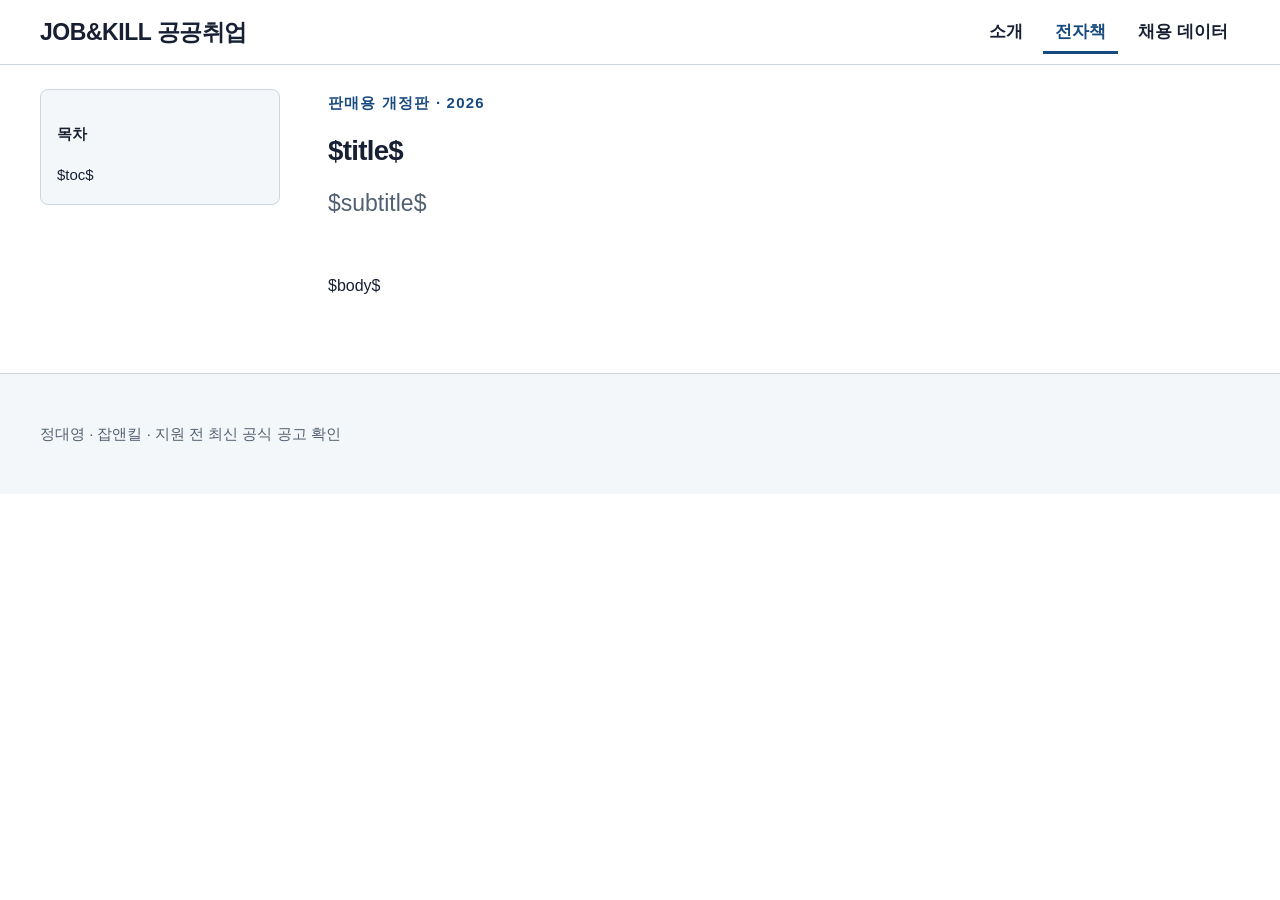
<file: docs/public-job-guide/site/book-template.html>
<!doctype html>
<html lang="$lang$">
<head>
  <meta charset="utf-8">
  <meta name="viewport" content="width=device-width, initial-scale=1">
  <title>$title$ — $subtitle$</title>
  <meta name="description" content="$description$">
  <link rel="canonical" href="https://jonandkill.github.io/Jobandkill/book.html">
  <link rel="stylesheet" href="assets/styles.css">
</head>
<body>
  <a class="skip-link" href="#book-main">본문 바로가기</a>
  <header class="site-header">
    <div class="site-header__inner">
      <a class="site-brand" href="index.html">JOB&amp;KILL 공공취업</a>
      <nav class="site-nav" aria-label="주요 메뉴">
        <ul>
          <li><a href="index.html">소개</a></li>
          <li><a aria-current="page" href="book.html">전자책</a></li>
          <li><a href="data.html">채용 데이터</a></li>
        </ul>
      </nav>
    </div>
  </header>
  <main id="book-main" class="page-shell content-layout">
    <aside class="toc" aria-label="전자책 목차">
      <p class="toc__title">목차</p>
      $toc$
    </aside>
    <article class="prose">
      <header class="chapter-header">
        <p class="eyebrow">판매용 개정판 · 2026</p>
        <h1>$title$</h1>
        <p class="lead">$subtitle$</p>
      </header>
      $body$
    </article>
  </main>
  <footer class="site-footer"><div class="site-footer__inner"><p>정대영 · 잡앤킬 · 지원 전 최신 공식 공고 확인</p></div></footer>
</body>
</html>
</file>
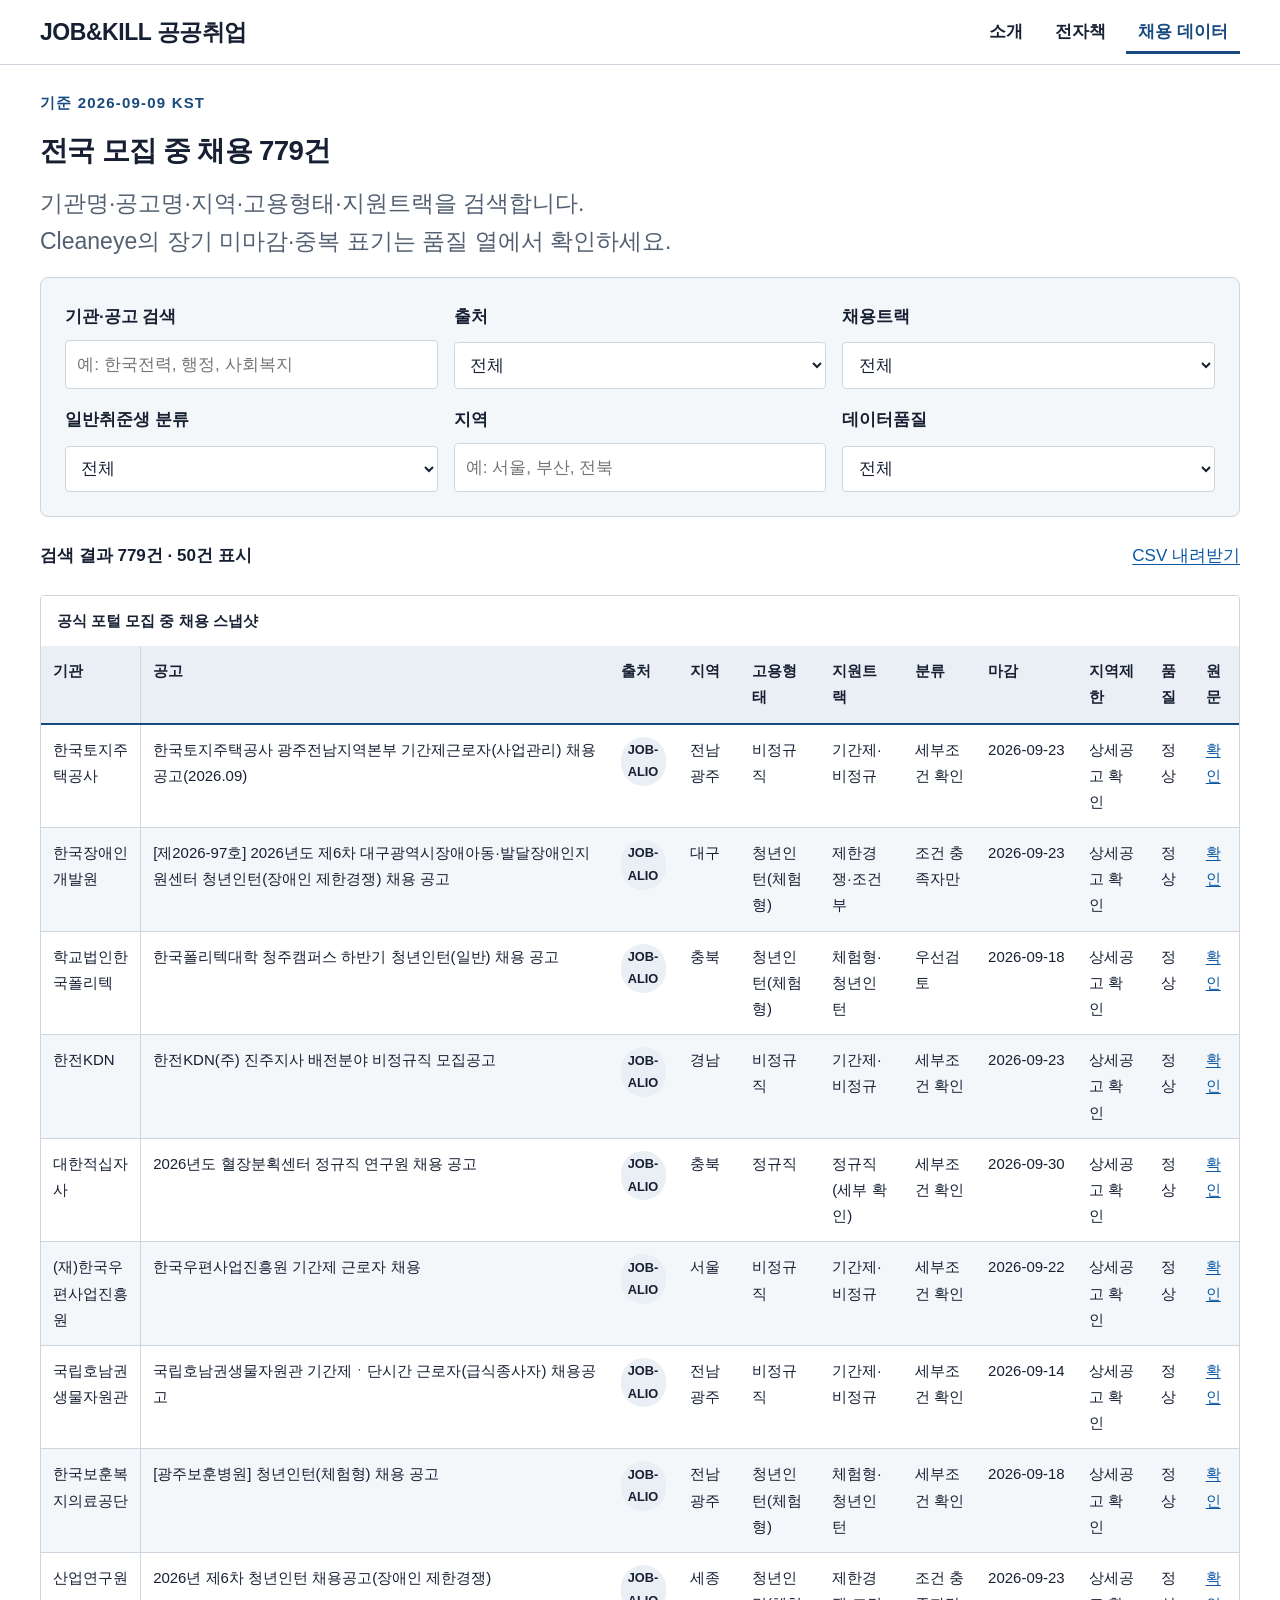
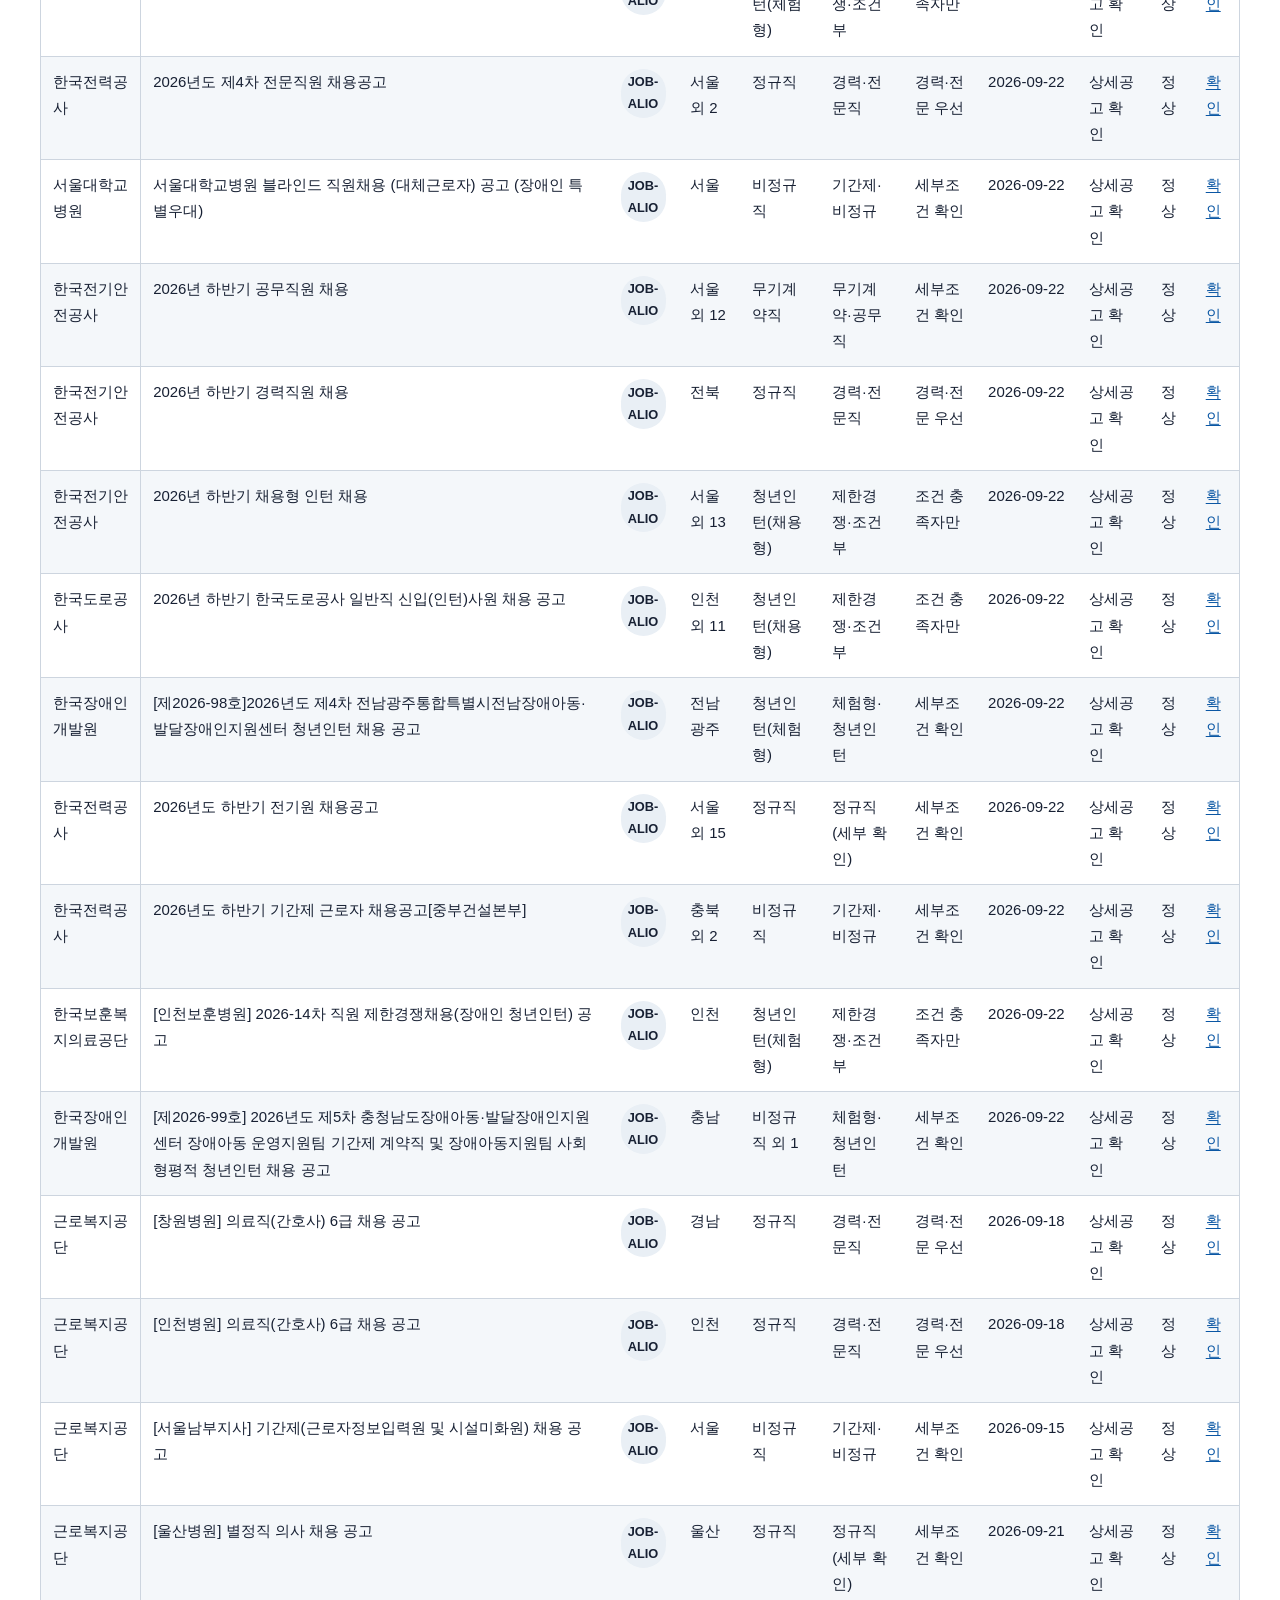
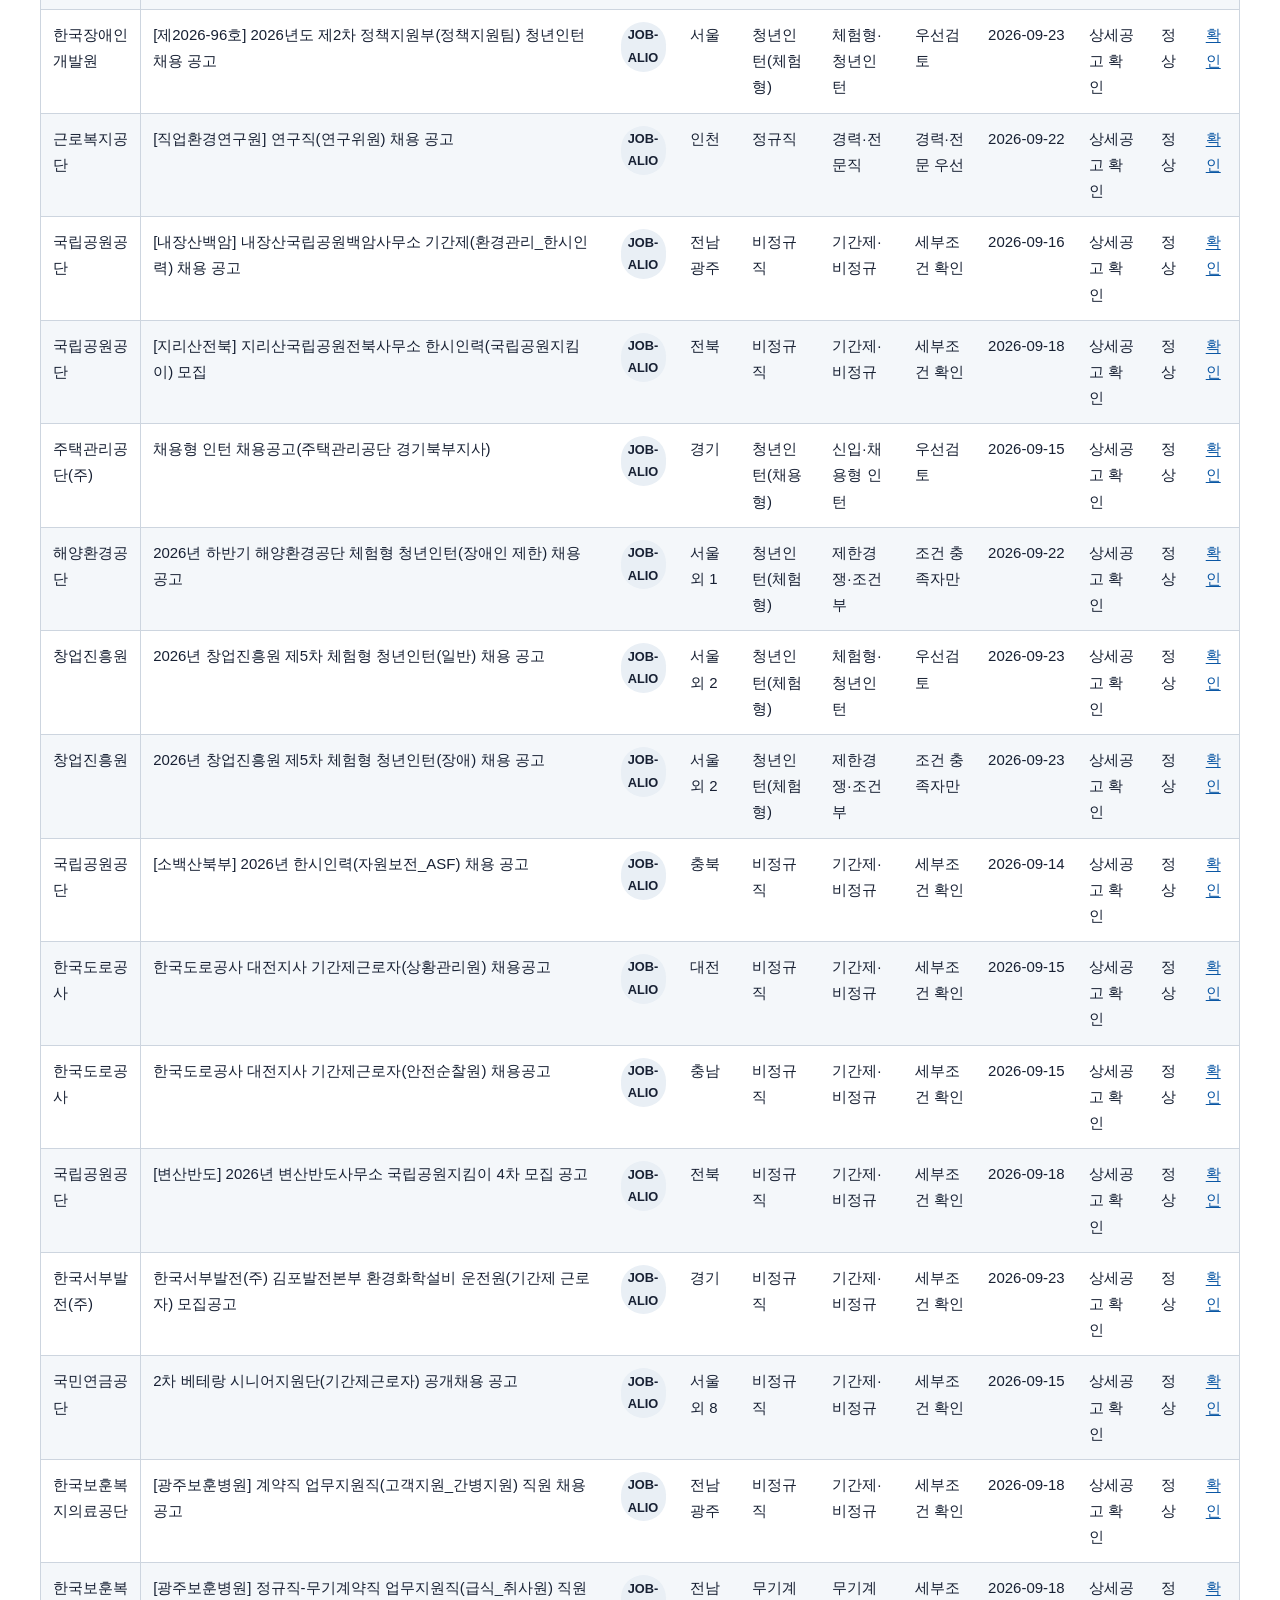
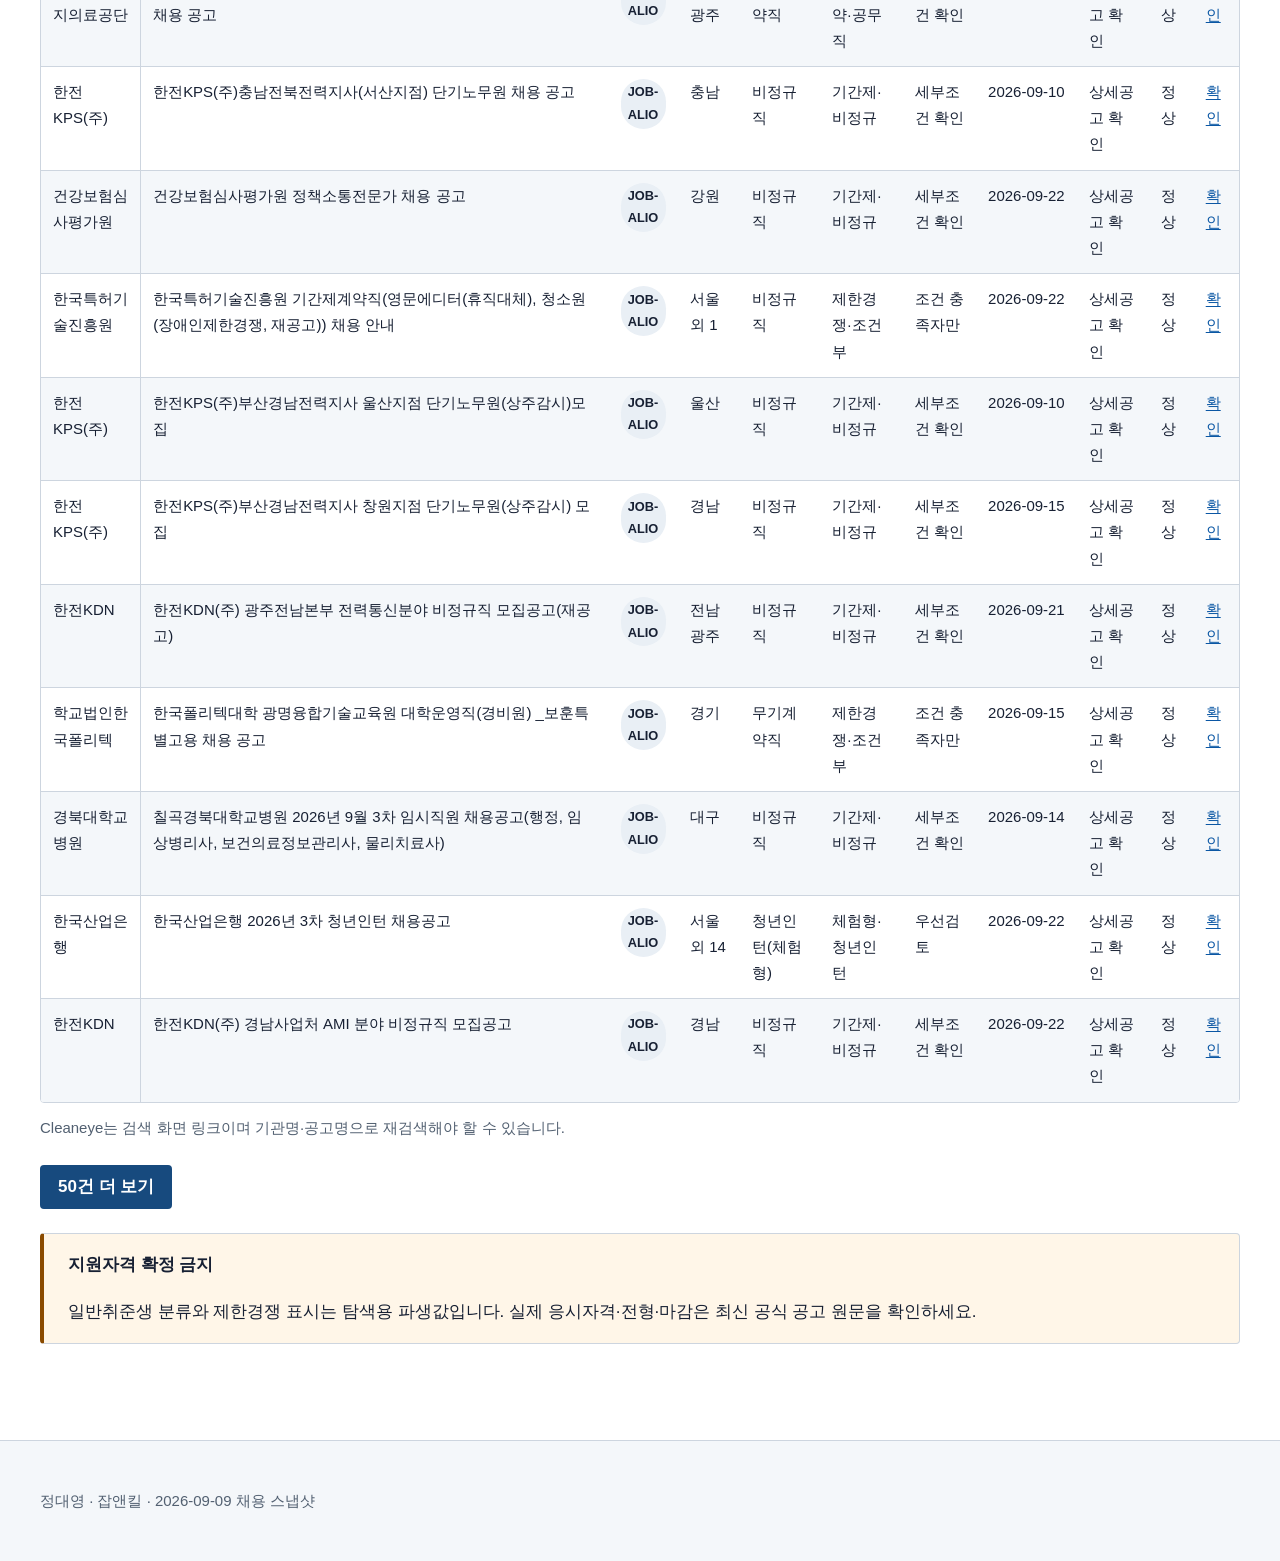
<file: docs/public-job-guide/site/data.html>
<!doctype html>
<html lang="ko">
<head>
  <meta charset="utf-8">
  <meta name="viewport" content="width=device-width, initial-scale=1">
  <title>전국 공공채용 779건 검색</title>
  <meta name="description" content="JOB-ALIO와 Cleaneye Job+ 모집 중 공고 779건 필터">
  <link rel="canonical" href="https://jonandkill.github.io/Jobandkill/data.html">
  <link rel="stylesheet" href="assets/styles.css">
  <script defer src="assets/recruitments.js"></script>
  <script defer src="assets/app.js"></script>
</head>
<body>
  <a class="skip-link" href="#main">본문 바로가기</a>
  <header class="site-header">
    <div class="site-header__inner">
      <a class="site-brand" href="index.html">JOB&amp;KILL 공공취업</a>
      <nav class="site-nav" aria-label="주요 메뉴">
        <ul>
          <li><a href="index.html">소개</a></li>
          <li><a href="book.html">전자책</a></li>
          <li><a aria-current="page" href="data.html">채용 데이터</a></li>
        </ul>
      </nav>
    </div>
  </header>
  <main id="main" class="page-shell">
    <div class="prose">
      <p class="eyebrow">기준 2026-09-09 KST</p>
      <h1>전국 모집 중 채용 779건</h1>
      <p class="lead">기관명·공고명·지역·고용형태·지원트랙을 검색합니다. Cleaneye의 장기 미마감·중복 표기는 품질 열에서 확인하세요.</p>
    </div>

    <form class="filter-panel" id="filters" role="search">
      <div class="filter-field">
        <label for="query">기관·공고 검색</label>
        <input id="query" name="query" type="search" placeholder="예: 한국전력, 행정, 사회복지">
      </div>
      <div class="filter-field">
        <label for="source">출처</label>
        <select id="source" name="source"><option value="">전체</option></select>
      </div>
      <div class="filter-field">
        <label for="track">채용트랙</label>
        <select id="track" name="track"><option value="">전체</option></select>
      </div>
      <div class="filter-field">
        <label for="fit">일반취준생 분류</label>
        <select id="fit" name="fit"><option value="">전체</option></select>
      </div>
      <div class="filter-field">
        <label for="region">지역</label>
        <input id="region" name="region" type="search" placeholder="예: 서울, 부산, 전북">
      </div>
      <div class="filter-field">
        <label for="quality">데이터품질</label>
        <select id="quality" name="quality">
          <option value="">전체</option>
          <option value="정상">정상</option>
          <option value="확인">확인 필요</option>
        </select>
      </div>
    </form>

    <div class="result-toolbar">
      <p class="result-count" id="result-count" aria-live="polite">불러오는 중…</p>
      <a href="downloads/recruitments-2026-09-09.csv">CSV 내려받기</a>
    </div>
    <div class="table-scroll" tabindex="0" aria-label="채용 검색 결과 표, 가로로 스크롤할 수 있습니다">
      <table class="data-table data-table--sticky-first">
        <caption>공식 포털 모집 중 채용 스냅샷</caption>
        <thead>
          <tr>
            <th scope="col">기관</th>
            <th scope="col">공고</th>
            <th scope="col">출처</th>
            <th scope="col">지역</th>
            <th scope="col">고용형태</th>
            <th scope="col">지원트랙</th>
            <th scope="col">분류</th>
            <th scope="col">마감</th>
            <th scope="col">지역제한</th>
            <th scope="col">품질</th>
            <th scope="col">원문</th>
          </tr>
        </thead>
        <tbody id="results"></tbody>
      </table>
    </div>
    <p class="table-note">Cleaneye는 검색 화면 링크이며 기관명·공고명으로 재검색해야 할 수 있습니다.</p>
    <button id="more" type="button">50건 더 보기</button>

    <div class="callout callout--warning">
      <p class="callout__title">지원자격 확정 금지</p>
      <p>일반취준생 분류와 제한경쟁 표시는 탐색용 파생값입니다. 실제 응시자격·전형·마감은 최신 공식 공고 원문을 확인하세요.</p>
    </div>
  </main>
  <footer class="site-footer"><div class="site-footer__inner"><p>정대영 · 잡앤킬 · 2026-09-09 채용 스냅샷</p></div></footer>
</body>
</html>
</file>
<file: docs/public-job-guide/site/assets/styles.css>
/*
 * 공공기관 전국채용 전자책 공통 스타일
 * GitHub Pages / 반응형 웹 / A4 인쇄 겸용
 */

:root {
  color-scheme: light;
  --color-canvas: #ffffff;
  --color-surface: #f4f7fa;
  --color-surface-strong: #e9eff5;
  --color-ink: #172033;
  --color-muted: #526071;
  --color-brand: #174a7e;
  --color-brand-strong: #10385f;
  --color-accent: #00766c;
  --color-link: #0b57a4;
  --color-link-visited: #65429a;
  --color-line: #cdd5df;
  --color-warning: #8a4b00;
  --color-warning-bg: #fff6e8;
  --color-danger: #982c3c;
  --color-danger-bg: #fff0f2;
  --color-success-bg: #eaf7f4;
  --color-focus: #ffbf47;
  --color-on-brand: #ffffff;

  --font-sans: ui-sans-serif, -apple-system, BlinkMacSystemFont, "Apple SD Gothic Neo",
    "Pretendard", "Noto Sans KR", "Malgun Gothic", sans-serif;
  --font-serif: "Noto Serif KR", "AppleMyungjo", "Batang", serif;

  --step--1: clamp(0.875rem, 0.84rem + 0.12vw, 0.9375rem);
  --step-0: clamp(1rem, 0.96rem + 0.18vw, 1.0625rem);
  --step-1: clamp(1.1875rem, 1.08rem + 0.45vw, 1.4375rem);
  --step-2: clamp(1.5rem, 1.29rem + 0.85vw, 1.9375rem);
  --step-3: clamp(1.9375rem, 1.56rem + 1.48vw, 2.6875rem);
  --step-4: clamp(2.375rem, 1.82rem + 2.2vw, 3.5rem);

  --space-1: 0.25rem;
  --space-2: 0.5rem;
  --space-3: 0.75rem;
  --space-4: 1rem;
  --space-5: 1.5rem;
  --space-6: 2rem;
  --space-7: 3rem;
  --space-8: 4.5rem;

  --radius-sm: 0.25rem;
  --radius-md: 0.5rem;
  --measure: 72ch;
  --site-width: 75rem;
  --toc-width: 15rem;
  --header-height: 4rem;
  --shadow-raised: 0 0.25rem 1.25rem rgba(23, 32, 51, 0.1);
}

*,
*::before,
*::after {
  box-sizing: border-box;
}

html {
  scroll-behavior: smooth;
  scroll-padding-block-start: calc(var(--header-height) + var(--space-4));
  -webkit-text-size-adjust: 100%;
}

body {
  margin: 0;
  background: var(--color-canvas);
  color: var(--color-ink);
  font-family: var(--font-sans);
  font-size: var(--step-0);
  line-height: 1.75;
  text-rendering: optimizeLegibility;
}

img,
svg,
video {
  display: block;
  max-inline-size: 100%;
  block-size: auto;
}

figure {
  margin: var(--space-6) 0;
}

figcaption {
  margin-block-start: var(--space-2);
  color: var(--color-muted);
  font-size: var(--step--1);
}

a {
  color: var(--color-link);
  text-decoration-line: underline;
  text-decoration-thickness: 0.08em;
  text-underline-offset: 0.16em;
}

a:visited {
  color: var(--color-link-visited);
}

a:hover {
  text-decoration-thickness: 0.14em;
}

:where(a, button, input, select, textarea, summary, [tabindex]):focus-visible {
  outline: 0.1875rem solid var(--color-focus);
  outline-offset: 0.1875rem;
}

button,
input,
select,
textarea {
  color: inherit;
  font: inherit;
}

button,
.button {
  display: inline-flex;
  min-block-size: 2.75rem;
  align-items: center;
  justify-content: center;
  gap: var(--space-2);
  padding: 0.625rem 1rem;
  border: 0.125rem solid var(--color-brand);
  border-radius: var(--radius-sm);
  background: var(--color-brand);
  color: var(--color-on-brand);
  font-weight: 700;
  line-height: 1.2;
  text-decoration: none;
  cursor: pointer;
}

button:hover,
.button:hover {
  border-color: var(--color-brand-strong);
  background: var(--color-brand-strong);
}

.button--secondary {
  background: transparent;
  color: var(--color-brand);
}

.button--secondary:hover {
  color: var(--color-on-brand);
}

.skip-link {
  position: fixed;
  z-index: 1000;
  inset-block-start: var(--space-2);
  inset-inline-start: var(--space-2);
  min-block-size: 2.75rem;
  padding: var(--space-2) var(--space-4);
  transform: translateY(-180%);
  border-radius: var(--radius-sm);
  background: var(--color-ink);
  color: #ffffff;
  font-weight: 700;
}

.skip-link:focus {
  transform: translateY(0);
}

.visually-hidden {
  position: absolute !important;
  inline-size: 1px !important;
  block-size: 1px !important;
  padding: 0 !important;
  margin: -1px !important;
  overflow: hidden !important;
  clip: rect(0 0 0 0) !important;
  white-space: nowrap !important;
  border: 0 !important;
}

.print-only {
  display: none;
}

.site-header {
  position: sticky;
  z-index: 50;
  inset-block-start: 0;
  min-block-size: var(--header-height);
  border-block-end: 1px solid var(--color-line);
  background: rgba(255, 255, 255, 0.97);
}

.site-header__inner,
.page-shell,
.site-footer__inner {
  inline-size: min(100% - 2rem, var(--site-width));
  margin-inline: auto;
}

.site-header__inner {
  display: flex;
  min-block-size: var(--header-height);
  align-items: center;
  justify-content: space-between;
  gap: var(--space-4);
}

.site-brand {
  color: var(--color-ink);
  font-size: var(--step-1);
  font-weight: 800;
  letter-spacing: -0.02em;
  text-decoration: none;
}

.site-brand:visited {
  color: var(--color-ink);
}

.site-nav ul {
  display: flex;
  align-items: center;
  gap: var(--space-2);
  padding: 0;
  margin: 0;
  list-style: none;
}

.site-nav a {
  display: inline-flex;
  min-block-size: 2.75rem;
  align-items: center;
  padding-inline: var(--space-3);
  color: var(--color-ink);
  font-weight: 650;
  text-decoration: none;
}

.site-nav a[aria-current="page"] {
  box-shadow: inset 0 -0.1875rem var(--color-brand);
  color: var(--color-brand);
}

.page-shell {
  padding-block: var(--space-5) var(--space-8);
}

.breadcrumb {
  margin-block-end: var(--space-5);
  color: var(--color-muted);
  font-size: var(--step--1);
}

.breadcrumb ol {
  display: flex;
  flex-wrap: wrap;
  gap: var(--space-2);
  padding: 0;
  margin: 0;
  list-style: none;
}

.breadcrumb li + li::before {
  margin-inline-end: var(--space-2);
  color: var(--color-muted);
  content: "/";
}

.content-layout {
  display: grid;
  gap: var(--space-7);
}

.prose {
  min-inline-size: 0;
  max-inline-size: var(--measure);
  font-size: max(11pt, 1rem);
  line-height: 1.85;
}

.prose > *:first-child {
  margin-block-start: 0;
}

.prose :where(h1, h2, h3, h4) {
  color: var(--color-ink);
  font-weight: 800;
  letter-spacing: -0.025em;
  line-height: 1.35;
  scroll-margin-block-start: calc(var(--header-height) + var(--space-4));
  break-after: avoid-page;
}

.prose h1 {
  margin-block: 0 var(--space-4);
  font-size: 1.727em;
  line-height: 1.32;
}

.prose h2 {
  margin-block: var(--space-7) var(--space-3);
  padding-block-end: var(--space-2);
  border-block-end: 0.125rem solid var(--color-brand);
  font-size: 1.273em;
  line-height: 1.42;
}

.prose h3 {
  margin-block: var(--space-6) var(--space-3);
  font-size: 1.091em;
  line-height: 1.48;
}

.prose h4 {
  margin-block: var(--space-5) var(--space-2);
  font-size: 1.091em;
  line-height: 1.48;
}

.prose :where(h1, h2, h3, h4) + :where(p, ul, ol, blockquote, table, figure) {
  break-before: avoid-page;
}

.prose p,
.prose ul,
.prose ol,
.prose blockquote {
  margin-block: 0 var(--space-4);
}

.prose li + li {
  margin-block-start: var(--space-2);
}

.prose table {
  width: 100%;
  margin-block: var(--space-5);
  border-collapse: collapse;
  font-size: 0.9em;
  line-height: 1.5;
}

.prose :where(th, td) {
  padding: 0.55em;
  border: 1px solid var(--color-line);
  vertical-align: top;
  text-align: left;
}

.prose th {
  background: var(--color-surface-strong);
  font-weight: 800;
}

.prose code {
  padding: 0.1em 0.3em;
  border: 1px solid var(--color-line);
  border-radius: var(--radius-sm);
  background: var(--color-surface);
  font-size: 0.92em;
  overflow-wrap: anywhere;
}

.chapter-header {
  margin-block-end: var(--space-7);
}

.eyebrow {
  margin: 0 0 var(--space-2);
  color: var(--color-brand);
  font-size: var(--step--1);
  font-weight: 800;
  letter-spacing: 0.08em;
  text-transform: uppercase;
}

.lead {
  max-inline-size: 60ch;
  color: var(--color-muted);
  font-size: var(--step-1);
  line-height: 1.65;
}

.cover {
  display: grid;
  min-block-size: min(42rem, calc(100svh - var(--header-height)));
  align-content: center;
  padding-block: var(--space-8);
  border-block-end: 1px solid var(--color-line);
}

.cover__kicker {
  color: var(--color-accent);
  font-weight: 800;
  letter-spacing: 0.08em;
}

.cover__title {
  max-inline-size: 15ch;
  margin-block: var(--space-3);
  color: var(--color-brand-strong);
  font-size: clamp(2.75rem, 8vw, 5.75rem);
  letter-spacing: -0.055em;
  line-height: 1.05;
}

.cover__summary {
  max-inline-size: 56ch;
  color: var(--color-muted);
  font-size: var(--step-1);
}

.meta-list {
  display: flex;
  flex-wrap: wrap;
  gap: var(--space-2) var(--space-5);
  padding: 0;
  margin: var(--space-5) 0;
  color: var(--color-muted);
  font-size: var(--step--1);
  list-style: none;
  font-variant-numeric: tabular-nums;
}

.meta-list strong {
  color: var(--color-ink);
}

.toc {
  padding: var(--space-4);
  border: 1px solid var(--color-line);
  border-radius: var(--radius-md);
  background: var(--color-surface);
  font-size: var(--step--1);
}

.toc__title,
.toc summary {
  color: var(--color-ink);
  font-weight: 800;
}

.toc summary {
  min-block-size: 2.75rem;
  cursor: pointer;
}

.toc ol,
.toc ul {
  padding-inline-start: 1.25rem;
  margin-block: var(--space-3) 0;
}

.toc a {
  color: var(--color-ink);
}

.toc a[aria-current="location"] {
  color: var(--color-brand);
  font-weight: 750;
}

.cards {
  display: grid;
  gap: var(--space-4);
  margin-block: var(--space-5);
}

.card {
  padding: var(--space-5);
  border: 1px solid var(--color-line);
  border-inline-start: 0.25rem solid var(--color-brand);
  border-radius: var(--radius-md);
  background: var(--color-canvas);
}

.card > :first-child {
  margin-block-start: 0;
}

.card > :last-child {
  margin-block-end: 0;
}

.badge-list {
  display: flex;
  flex-wrap: wrap;
  gap: var(--space-2);
  padding: 0;
  margin: var(--space-3) 0;
  list-style: none;
}

.badge {
  display: inline-flex;
  min-block-size: 1.75rem;
  align-items: center;
  padding: 0.15rem 0.55rem;
  border: 1px solid currentColor;
  border-radius: 999px;
  background: var(--color-surface);
  color: var(--color-ink);
  font-size: 0.8125rem;
  font-weight: 750;
  line-height: 1.2;
  white-space: nowrap;
}

.badge--verified {
  background: var(--color-success-bg);
  color: #075b53;
}

.badge--inferred,
.badge--check {
  background: var(--color-warning-bg);
  color: var(--color-warning);
}

.badge--urgent {
  background: var(--color-danger-bg);
  color: var(--color-danger);
}

.callout {
  margin-block: var(--space-5);
  padding: var(--space-4) var(--space-5);
  border: 1px solid var(--color-line);
  border-inline-start: 0.3rem solid var(--color-brand);
  border-radius: var(--radius-sm);
  background: var(--color-surface);
}

.callout--tip {
  border-inline-start-color: var(--color-accent);
  background: var(--color-success-bg);
}

.callout--warning {
  border-inline-start-color: var(--color-warning);
  background: var(--color-warning-bg);
}

.callout__title {
  margin: 0 0 var(--space-2);
  color: var(--color-ink);
  font-weight: 800;
}

.callout > :last-child {
  margin-block-end: 0;
}

.steps {
  padding: 0;
  margin-block: var(--space-5);
  list-style: none;
  counter-reset: step;
}

.steps > li {
  position: relative;
  min-block-size: 3rem;
  padding-inline-start: 3.5rem;
  counter-increment: step;
}

.steps > li + li {
  margin-block-start: var(--space-5);
}

.steps > li::before {
  position: absolute;
  inset-block-start: 0;
  inset-inline-start: 0;
  display: grid;
  inline-size: 2.5rem;
  block-size: 2.5rem;
  place-items: center;
  border-radius: 50%;
  background: var(--color-brand);
  color: var(--color-on-brand);
  font-weight: 800;
  content: counter(step);
}

.table-scroll {
  max-inline-size: 100%;
  margin-block: var(--space-5);
  overflow-x: auto;
  border: 1px solid var(--color-line);
  border-radius: var(--radius-sm);
  background: var(--color-canvas);
  -webkit-overflow-scrolling: touch;
}

.table-scroll:focus-visible {
  outline: 0.1875rem solid var(--color-focus);
  outline-offset: 0.125rem;
}

.data-table {
  inline-size: 100%;
  min-inline-size: 42rem;
  border-collapse: collapse;
  border-spacing: 0;
  font-size: var(--step--1);
  font-variant-numeric: tabular-nums;
}

.data-table caption {
  padding: var(--space-3) var(--space-4);
  background: var(--color-canvas);
  color: var(--color-ink);
  font-weight: 800;
  text-align: start;
}

.data-table :where(th, td) {
  padding: 0.75rem;
  border-block-start: 1px solid var(--color-line);
  vertical-align: top;
  text-align: start;
  overflow-wrap: anywhere;
}

.data-table thead th {
  border-block-start: 0;
  border-block-end: 0.125rem solid var(--color-brand);
  background: var(--color-surface-strong);
  color: var(--color-ink);
  font-weight: 800;
}

.data-table tbody tr:nth-child(even) {
  background: var(--color-surface);
}

.data-table tbody tr:hover {
  background: #eaf2fa;
}

.data-table .number,
.data-table .date {
  text-align: end;
  white-space: nowrap;
}

.data-table--sticky-first :where(th:first-child, td:first-child) {
  position: sticky;
  z-index: 1;
  inset-inline-start: 0;
  border-inline-end: 1px solid var(--color-line);
  background: var(--color-canvas);
}

.data-table--sticky-first thead th:first-child {
  z-index: 2;
  background: var(--color-surface-strong);
}

.data-table--sticky-first tbody tr:nth-child(even) td:first-child {
  background: var(--color-surface);
}

.table-note {
  margin-block: calc(-1 * var(--space-3)) var(--space-5);
  color: var(--color-muted);
  font-size: var(--step--1);
}

.source-list {
  padding-inline-start: 1.4rem;
  color: var(--color-muted);
  font-size: var(--step--1);
}

.source-list a {
  overflow-wrap: anywhere;
}

.checklist {
  padding: 0;
  list-style: none;
}

.checklist li {
  display: flex;
  align-items: flex-start;
  gap: var(--space-3);
  min-block-size: 2.75rem;
}

.checklist input[type="checkbox"] {
  inline-size: 1.25rem;
  block-size: 1.25rem;
  flex: 0 0 auto;
  margin-block-start: 0.3rem;
  accent-color: var(--color-brand);
}

.chapter-nav {
  display: grid;
  gap: var(--space-3);
  margin-block-start: var(--space-8);
  padding-block-start: var(--space-5);
  border-block-start: 1px solid var(--color-line);
}

.chapter-nav a {
  display: flex;
  min-block-size: 2.75rem;
  align-items: center;
  padding: var(--space-3);
  border: 1px solid var(--color-line);
  border-radius: var(--radius-sm);
  text-decoration: none;
}

.site-footer {
  border-block-start: 1px solid var(--color-line);
  background: var(--color-surface);
  color: var(--color-muted);
  font-size: var(--step--1);
}

.site-footer__inner {
  padding-block: var(--space-6);
}

.empty-state,
.error-state {
  margin-block: var(--space-5);
  padding: var(--space-6);
  border: 1px solid var(--color-line);
  border-radius: var(--radius-md);
  text-align: center;
}

.error-state {
  border-color: var(--color-danger);
  background: var(--color-danger-bg);
}

[aria-busy="true"] {
  cursor: progress;
}

@media (min-width: 48rem) {
  .site-header__inner,
  .page-shell,
  .site-footer__inner {
    inline-size: min(100% - 3rem, var(--site-width));
  }

  .cards {
    grid-template-columns: repeat(2, minmax(0, 1fr));
  }

  .chapter-nav {
    grid-template-columns: repeat(2, minmax(0, 1fr));
  }
}

@media (min-width: 64rem) {
  .site-header__inner,
  .page-shell,
  .site-footer__inner {
    inline-size: min(100% - 4rem, var(--site-width));
  }

  .content-layout {
    grid-template-columns: var(--toc-width) minmax(0, var(--measure));
    align-items: start;
  }

  .toc--desktop {
    position: sticky;
    inset-block-start: calc(var(--header-height) + var(--space-4));
    max-block-size: calc(100vh - var(--header-height) - 2 * var(--space-4));
    overflow-y: auto;
  }

  .toc--mobile {
    display: none;
  }
}

@media (max-width: 63.999rem) {
  .toc--desktop {
    display: none;
  }
}

@media (max-width: 47.999rem) {
  .site-header {
    position: static;
  }

  .site-header__inner {
    align-items: flex-start;
    flex-direction: column;
    padding-block: var(--space-3);
  }

  .site-nav {
    inline-size: 100%;
    overflow-x: auto;
  }

  .site-nav ul {
    inline-size: max-content;
  }

  .cover {
    min-block-size: auto;
  }

  .data-table--sticky-first :where(th:first-child, td:first-child) {
    max-inline-size: 11rem;
  }
}

@media (prefers-reduced-motion: reduce) {
  *,
  *::before,
  *::after {
    scroll-behavior: auto !important;
    animation-duration: 0.01ms !important;
    animation-iteration-count: 1 !important;
    transition-duration: 0.01ms !important;
  }
}

@media (forced-colors: active) {
  :where(.button, .badge, .callout, .card, .toc, .table-scroll) {
    border: 1px solid CanvasText;
  }

  :where(a, button, input, select, textarea, summary, [tabindex]):focus-visible {
    outline: 0.1875rem solid Highlight;
  }
}

@page {
  size: A4 portrait;
  margin: 16mm 14mm 18mm;
}

@media print {
  :root {
    --color-canvas: #ffffff;
    --color-surface: #ffffff;
    --color-surface-strong: #eeeeee;
    --color-ink: #000000;
    --color-muted: #333333;
    --color-line: #777777;
  }

  html {
    scroll-padding-block-start: 0;
  }

  body {
    background: #ffffff;
    color: #000000;
    font-size: 11pt;
    line-height: 1.85;
  }

  .screen-only,
  .skip-link,
  .site-header,
  .site-footer,
  .breadcrumb,
  .toc,
  .chapter-nav,
  button,
  .button {
    display: none !important;
  }

  .print-only {
    display: block;
  }

  .page-shell {
    inline-size: auto;
    padding: 0;
  }

  .content-layout {
    display: block;
  }

  .prose {
    max-inline-size: none;
    font-size: 11pt;
    line-height: 1.85;
  }

  .cover {
    min-block-size: 245mm;
    break-after: page;
    border: 0;
  }

  .chapter,
  .prose > h1:not(:first-child) {
    break-before: page;
  }

  :where(h1, h2, h3, h4) {
    break-after: avoid;
  }

  .prose h1 { font-size: 19pt; }
  .prose h2 { font-size: 14pt; }
  .prose h3,
  .prose h4 { font-size: 12pt; }

  p,
  li,
  blockquote {
    orphans: 3;
    widows: 3;
  }

  .card,
  .callout,
  figure,
  .steps > li {
    break-inside: avoid;
    box-shadow: none;
  }

  a,
  a:visited {
    color: #000000;
    text-decoration: underline;
  }

  .show-url[href^="http"]::after {
    margin-inline-start: 0.3em;
    font-size: 8pt;
    overflow-wrap: anywhere;
    content: " (" attr(href) ")";
  }

  .badge {
    background: transparent !important;
    color: #000000;
  }

  .table-scroll {
    overflow: visible;
    border: 0;
  }

  .data-table {
    min-inline-size: 0;
    font-size: 8.25pt;
  }

  .prose table {
    font-size: 9.5pt;
    line-height: 1.45;
  }

  .data-table thead {
    display: table-header-group;
  }

  .data-table tfoot {
    display: table-footer-group;
  }

  .data-table tr,
  .data-table :where(th, td) {
    break-inside: avoid;
  }

  .data-table :where(th, td) {
    padding: 0.35rem;
    border: 0.5pt solid #777777;
  }

  .data-table--sticky-first :where(th:first-child, td:first-child) {
    position: static;
    border-inline-end: 0.5pt solid #777777;
  }
}

.landing-hero {
  display: grid;
  gap: var(--space-7);
  align-items: center;
  padding-block: var(--space-7);
}

.landing-hero__copy h1 {
  max-inline-size: 13ch;
  margin: 0 0 var(--space-4);
  color: var(--color-brand-strong);
  font-size: var(--step-4);
  letter-spacing: -0.045em;
  line-height: 1.08;
}

.landing-hero__cover {
  max-inline-size: 23rem;
  margin: 0 auto;
  overflow: hidden;
  border-radius: var(--radius-md);
  box-shadow: var(--shadow-raised);
}

.action-row {
  display: flex;
  flex-wrap: wrap;
  gap: var(--space-3);
  margin-block: var(--space-5);
}

.stat-grid {
  display: grid;
  grid-template-columns: repeat(2, minmax(0, 1fr));
  gap: var(--space-3);
  margin-block: var(--space-5);
}

.stat {
  padding: var(--space-4);
  border: 1px solid var(--color-line);
  border-radius: var(--radius-md);
  background: var(--color-surface);
}

.stat strong {
  display: block;
  color: var(--color-brand);
  font-size: var(--step-2);
}

.filter-panel {
  display: grid;
  gap: var(--space-4);
  padding: var(--space-5);
  border: 1px solid var(--color-line);
  border-radius: var(--radius-md);
  background: var(--color-surface);
}

.filter-field {
  display: grid;
  gap: var(--space-2);
}

.filter-field label {
  font-weight: 750;
}

.filter-field :where(input, select) {
  min-block-size: 2.75rem;
  inline-size: 100%;
  padding: 0.55rem 0.7rem;
  border: 1px solid var(--color-line);
  border-radius: var(--radius-sm);
  background: var(--color-canvas);
}

.result-toolbar {
  display: flex;
  flex-wrap: wrap;
  align-items: center;
  justify-content: space-between;
  gap: var(--space-3);
  margin-block: var(--space-5) var(--space-3);
}

.result-count {
  margin: 0;
  font-weight: 800;
}

.quality-warning {
  color: var(--color-warning);
  font-weight: 750;
}

.source-chip {
  display: inline-block;
  padding: 0.15rem 0.45rem;
  border-radius: 999px;
  background: var(--color-surface-strong);
  font-size: 0.8rem;
  font-weight: 750;
}

@media (min-width: 48rem) {
  .landing-hero {
    grid-template-columns: minmax(0, 1.35fr) minmax(16rem, 0.65fr);
  }

  .stat-grid {
    grid-template-columns: repeat(4, minmax(0, 1fr));
  }

  .filter-panel {
    grid-template-columns: repeat(3, minmax(0, 1fr));
  }
}
</file>
